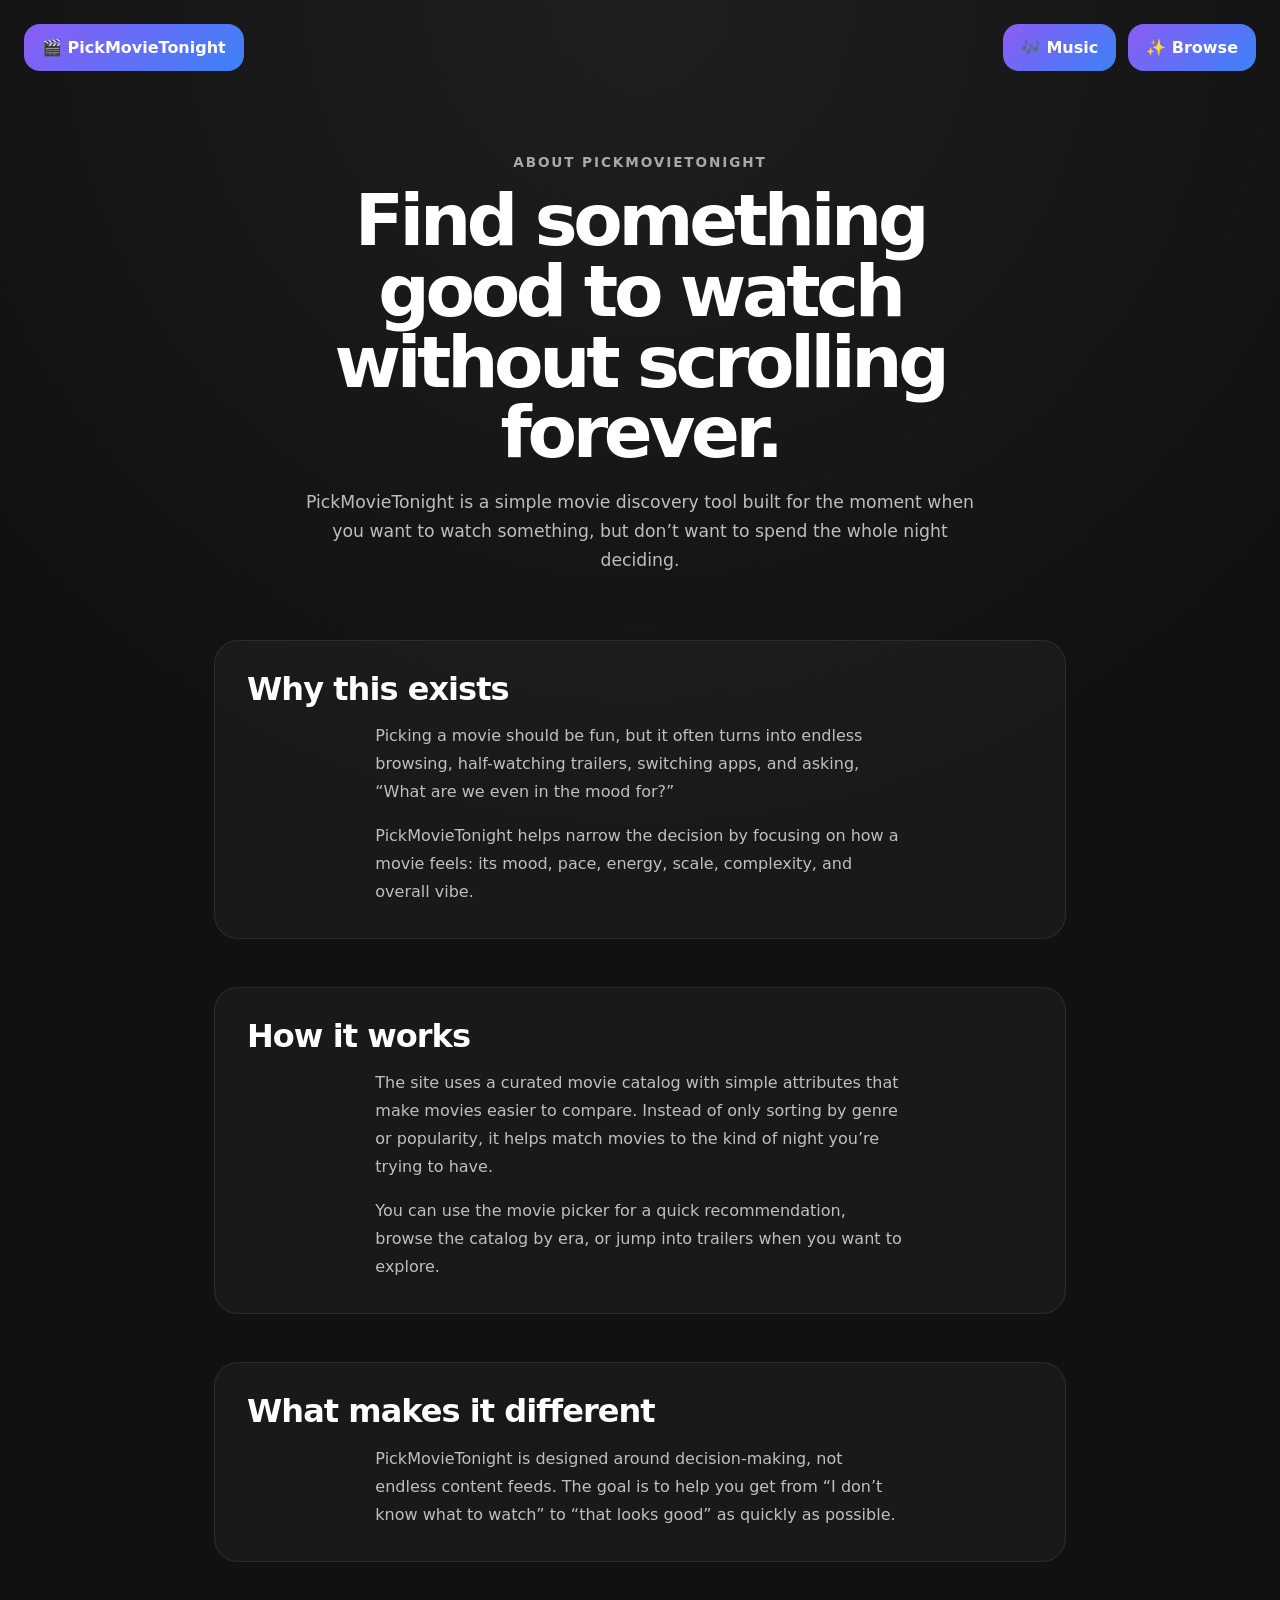
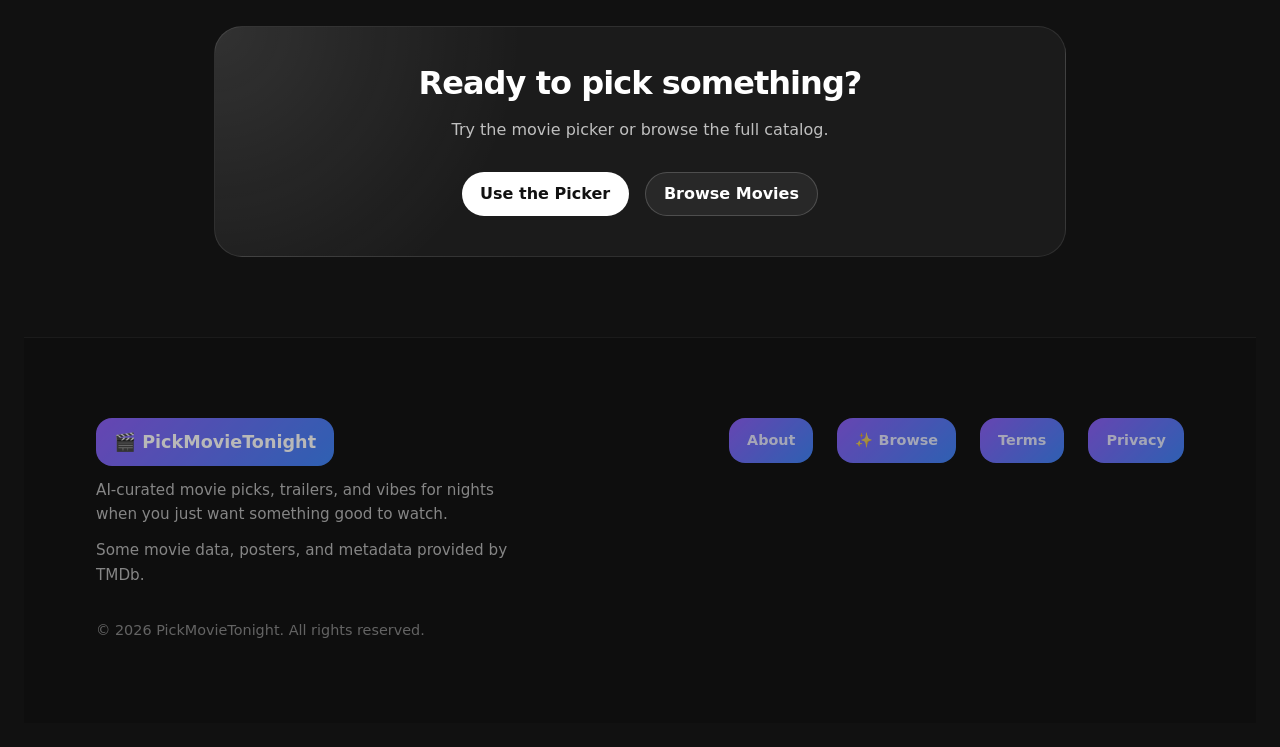
<file: about.html>
<!DOCTYPE html>
<html lang="en">

<head>
    <!-- Google tag (gtag.js) -->
    <script async src="https://www.googletagmanager.com/gtag/js?id=G-D3JFX3KLMN"></script>
    <script>
        window.dataLayer = window.dataLayer || [];
        function gtag() { dataLayer.push(arguments); }
        gtag('js', new Date());

        gtag('config', 'G-D3JFX3KLMN');
    </script>

    <meta charset="UTF-8" />
    <meta name="viewport" content="width=device-width, initial-scale=1.0" />

    <title>About — PickMovieTonight</title>

    <meta name="description"
        content="Learn about PickMovieTonight, a lightweight movie discovery tool built to help you quickly find something worth watching based on mood, pacing, energy, and vibe.">

    <meta name="robots" content="index, follow">
    <meta name="theme-color" content="#111111">
    <meta name="author" content="PickMovieTonight">

    <!-- Canonical -->
    <link rel="canonical" href="https://pickmovietonight.com/about.html">

    <!-- Favicons -->
    <link rel="icon" type="image/png" href="/favicon-96x96.png" sizes="96x96" />
    <link rel="icon" type="image/svg+xml" href="/favicon.svg" />
    <link rel="shortcut icon" href="/favicon.ico" />
    <link rel="apple-touch-icon" sizes="180x180" href="/apple-touch-icon.png" />
    <link rel="manifest" href="/site.webmanifest" />

    <!-- Open Graph -->
    <meta property="og:type" content="website">
    <meta property="og:title" content="About — PickMovieTonight">
    <meta property="og:description"
        content="Learn how PickMovieTonight helps you quickly find something good to watch without endless scrolling.">
    <meta property="og:url" content="https://pickmovietonight.com/about.html">
    <meta property="og:site_name" content="PickMovieTonight">
    <meta property="og:image" content="https://pickmovietonight.com/social-card.jpg">
    <meta property="og:image:width" content="1200">
    <meta property="og:image:height" content="630">

    <!-- Twitter -->
    <meta name="twitter:card" content="summary_large_image">
    <meta name="twitter:title" content="About — PickMovieTonight">
    <meta name="twitter:description"
        content="A lightweight movie discovery tool focused on mood, pacing, energy, and vibe.">
    <meta name="twitter:image" content="https://pickmovietonight.com/social-card.jpg">

    <!-- Styles -->
    <link rel="stylesheet" href="styles/main.css?v=1.0.8">
</head>

<body class="about-page">
    <header class="site-header">
        <a href="/" class="site-logo">🎬 PickMovieTonight</a>

        <nav class="site-nav" aria-label="Main navigation">
            <a href="/music/">🎶 Music</a>
            <a href="/browse.html">✨ Browse</a>
        </nav>
    </header>

    <main class="about-main">
        <section class="about-hero">
            <p class="eyebrow">About PickMovieTonight</p>
            <h1>Find something good to watch without scrolling forever.</h1>
            <p class="hero-copy">
                PickMovieTonight is a simple movie discovery tool built for the moment when
                you want to watch something, but don’t want to spend the whole night deciding.
            </p>
        </section>

        <section class="about-section">
            <h2>Why this exists</h2>
            <p>
                Picking a movie should be fun, but it often turns into endless browsing,
                half-watching trailers, switching apps, and asking, “What are we even in the mood for?”
            </p>
            <p>
                PickMovieTonight helps narrow the decision by focusing on how a movie feels:
                its mood, pace, energy, scale, complexity, and overall vibe.
            </p>
        </section>

        <section class="about-section">
            <h2>How it works</h2>
            <p>
                The site uses a curated movie catalog with simple attributes that make movies
                easier to compare. Instead of only sorting by genre or popularity, it helps match
                movies to the kind of night you’re trying to have.
            </p>
            <p>
                You can use the movie picker for a quick recommendation, browse the catalog by
                era, or jump into trailers when you want to explore.
            </p>
        </section>

        <section class="about-section">
            <h2>What makes it different</h2>
            <p>
                PickMovieTonight is designed around decision-making, not endless content feeds.
                The goal is to help you get from “I don’t know what to watch” to “that looks good”
                as quickly as possible.
            </p>
        </section>

        <section class="about-cta">
            <h2>Ready to pick something?</h2>
            <p>Try the movie picker or browse the full catalog.</p>

            <div class="about-actions">
                <a href="/" class="button-primary">Use the Picker</a>
                <a href="/browse.html" class="button-secondary">Browse Movies</a>
            </div>
        </section>
    </main>

    <footer class="site-footer">
        <div class="footer-inner">

            <div class="footer-brand">
                <a href="/" class="footer-logo">🎬 PickMovieTonight</a>

                <p class="footer-description">
                    AI-curated movie picks, trailers, and vibes for nights when
                    you just want something good to watch.
                </p>

                <p class="tmdb-attribution">
                    Some movie data, posters, and metadata provided by TMDb.
                </p>
            </div>

            <nav class="footer-nav" aria-label="Footer navigation">
                <a href="/about.html">About</a>
                <a href="/browse.html">✨ Browse</a>
                <a href="/terms.html">Terms</a>
                <a href="/privacy.html">Privacy</a>
            </nav>

            <div class="footer-meta">
                <p>&copy; 2026 PickMovieTonight. All rights reserved.</p>
            </div>

        </div>
    </footer>
</body>

</html>
</file>
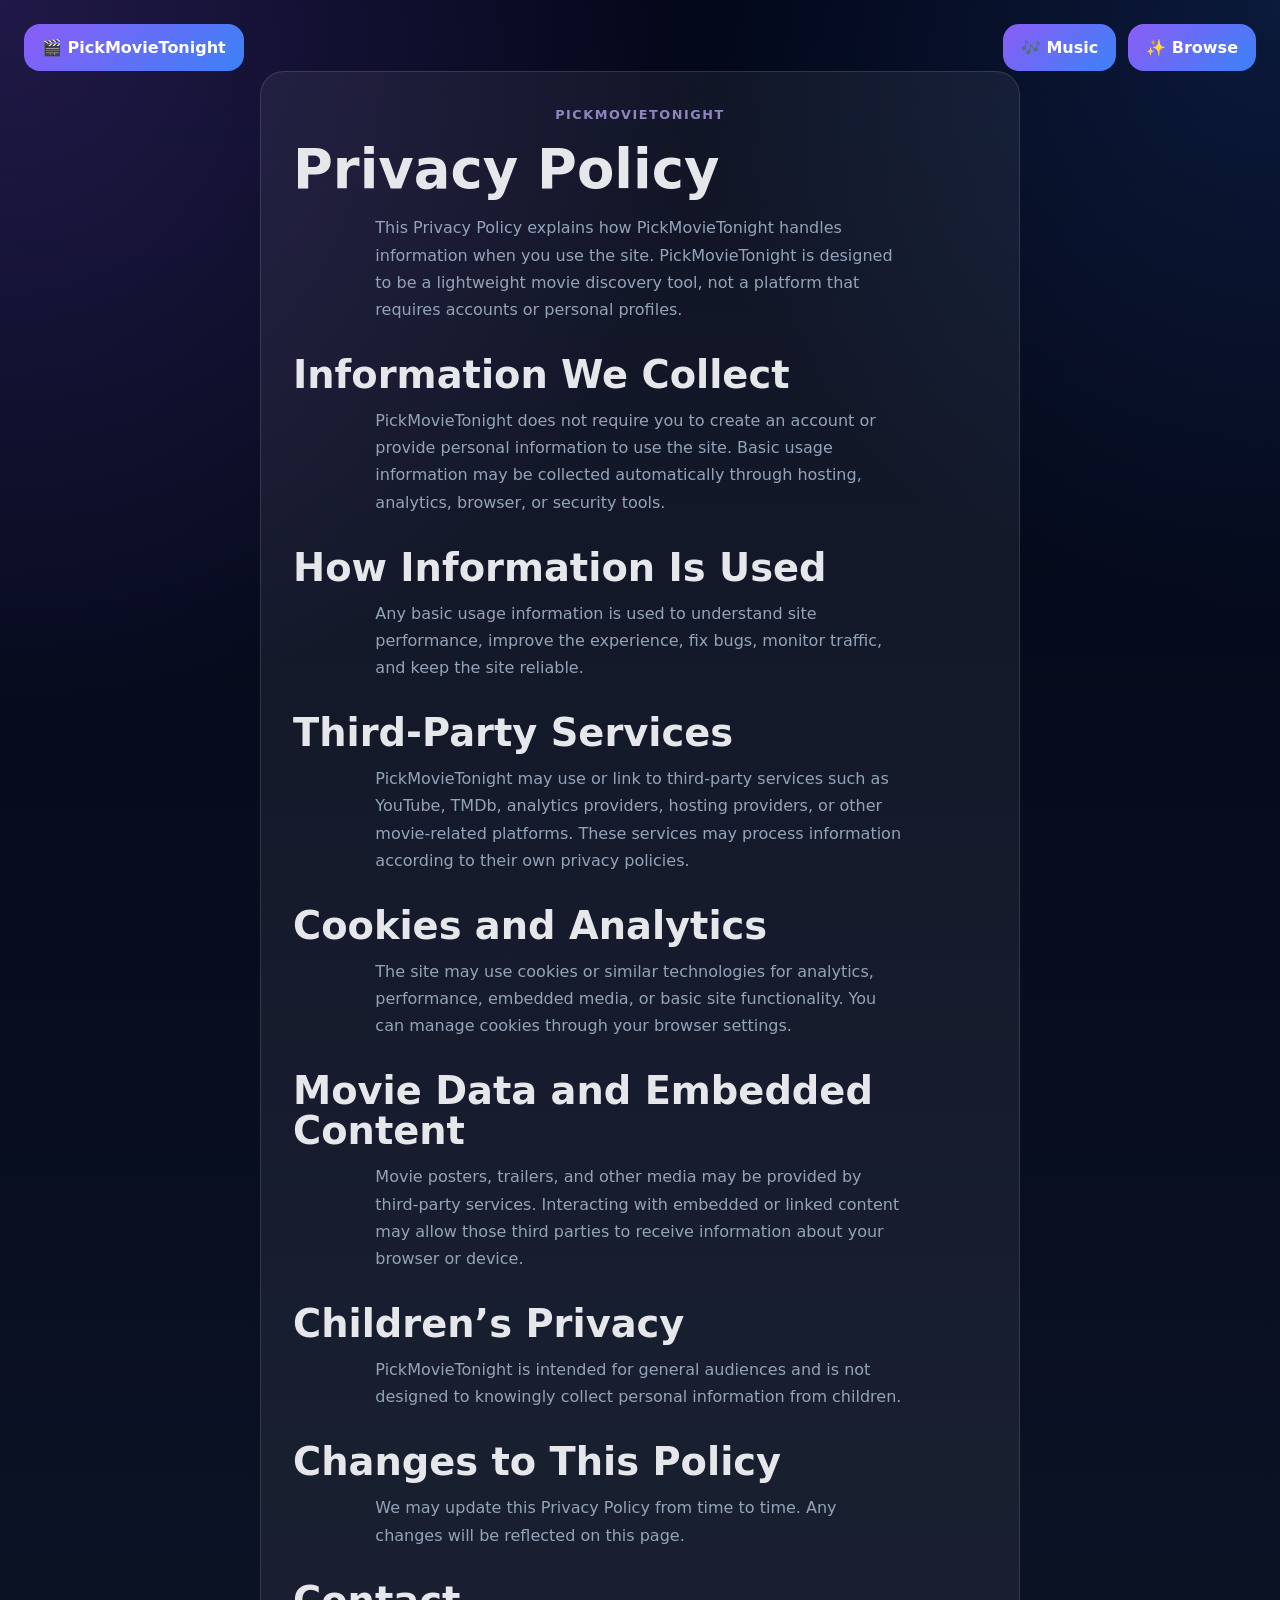
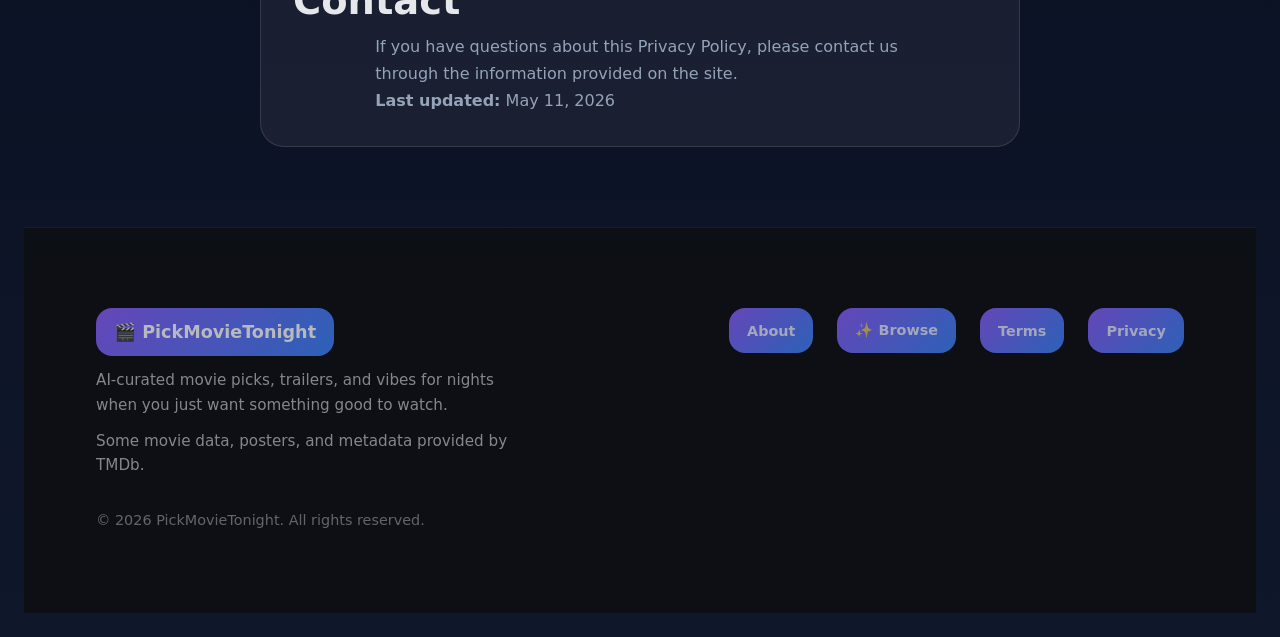
<file: privacy.html>
<!DOCTYPE html>
<html lang="en">

<head>
    <!-- Google tag (gtag.js) -->
    <script async src="https://www.googletagmanager.com/gtag/js?id=G-D3JFX3KLMN"></script>
    <script>
        window.dataLayer = window.dataLayer || [];
        function gtag() { dataLayer.push(arguments); }
        gtag('js', new Date());

        gtag('config', 'G-D3JFX3KLMN');
    </script>

    <meta charset="UTF-8" />
    <meta name="viewport" content="width=device-width, initial-scale=1.0" />

    <title>Privacy Policy — PickMovieTonight</title>

    <meta name="description"
        content="Read the Privacy Policy for PickMovieTonight, a lightweight movie discovery tool focused on helping users quickly find something worth watching.">

    <meta name="robots" content="index, follow">
    <meta name="theme-color" content="#111111">
    <meta name="author" content="PickMovieTonight">

    <!-- Canonical -->
    <link rel="canonical" href="https://pickmovietonight.com/privacy.html">

    <!-- Favicons -->
    <link rel="icon" type="image/png" href="/favicon-96x96.png" sizes="96x96" />
    <link rel="icon" type="image/svg+xml" href="/favicon.svg" />
    <link rel="shortcut icon" href="/favicon.ico" />
    <link rel="apple-touch-icon" sizes="180x180" href="/apple-touch-icon.png" />
    <link rel="manifest" href="/site.webmanifest" />

    <!-- Open Graph -->
    <meta property="og:type" content="website">
    <meta property="og:title" content="Privacy Policy — PickMovieTonight">
    <meta property="og:description"
        content="Learn how PickMovieTonight handles privacy, analytics, cookies, and third-party movie content.">
    <meta property="og:url" content="https://pickmovietonight.com/privacy.html">
    <meta property="og:site_name" content="PickMovieTonight">
    <meta property="og:image" content="https://pickmovietonight.com/social-card.jpg">
    <meta property="og:image:width" content="1200">
    <meta property="og:image:height" content="630">

    <!-- Twitter -->
    <meta name="twitter:card" content="summary_large_image">
    <meta name="twitter:title" content="Privacy Policy — PickMovieTonight">
    <meta name="twitter:description"
        content="Privacy information for PickMovieTonight, a lightweight movie discovery experience built around mood and vibe.">
    <meta name="twitter:image" content="https://pickmovietonight.com/social-card.jpg">

    <!-- Styles -->
    <link rel="stylesheet" href="styles/main.css?v=1.0.8">

    <style>
        .eyebrow {
            text-align: center;
            font-size: 0.8rem;
            letter-spacing: 0.12em;
            text-transform: uppercase;
            opacity: 0.7;
            margin-bottom: 1rem;
        }
    </style>
</head>

<body class="legal-page">
    <header class="site-header">
        <a href="/" class="site-logo">🎬 PickMovieTonight</a>

        <nav class="site-nav" aria-label="Main navigation">
            <a href="/music/">🎶 Music</a>
            <a href="/browse.html">✨ Browse</a>
        </nav>
    </header>

    <main class="legal-page">
        <section class="legal-card">
            <p class="eyebrow">PickMovieTonight</p>
            <h1>Privacy Policy</h1>
            <p>
                This Privacy Policy explains how PickMovieTonight handles information when you use the site.
                PickMovieTonight is designed to be a lightweight movie discovery tool, not a platform that requires
                accounts or personal profiles.
            </p>

            <h2>Information We Collect</h2>
            <p>
                PickMovieTonight does not require you to create an account or provide personal information to use the
                site.
                Basic usage information may be collected automatically through hosting, analytics, browser, or security
                tools.
            </p>

            <h2>How Information Is Used</h2>
            <p>
                Any basic usage information is used to understand site performance, improve the experience, fix bugs,
                monitor traffic, and keep the site reliable.
            </p>

            <h2>Third-Party Services</h2>
            <p>
                PickMovieTonight may use or link to third-party services such as YouTube, TMDb, analytics providers,
                hosting providers, or other movie-related platforms. These services may process information according
                to their own privacy policies.
            </p>

            <h2>Cookies and Analytics</h2>
            <p>
                The site may use cookies or similar technologies for analytics, performance, embedded media,
                or basic site functionality. You can manage cookies through your browser settings.
            </p>

            <h2>Movie Data and Embedded Content</h2>
            <p>
                Movie posters, trailers, and other media may be provided by third-party services. Interacting with
                embedded
                or linked content may allow those third parties to receive information about your browser or device.
            </p>

            <h2>Children’s Privacy</h2>
            <p>
                PickMovieTonight is intended for general audiences and is not designed to knowingly collect personal
                information from children.
            </p>

            <h2>Changes to This Policy</h2>
            <p>
                We may update this Privacy Policy from time to time. Any changes will be reflected on this page.
            </p>

            <h2>Contact</h2>
            <p>
                If you have questions about this Privacy Policy, please contact us through the information provided on
                the site.
            </p>

            <p><strong>Last updated:</strong> May 11, 2026</p>

        </section>
    </main>

    <footer class="site-footer">
        <div class="footer-inner">

            <div class="footer-brand">
                <a href="/" class="footer-logo">🎬 PickMovieTonight</a>

                <p class="footer-description">
                    AI-curated movie picks, trailers, and vibes for nights when
                    you just want something good to watch.
                </p>

                <p class="tmdb-attribution">
                    Some movie data, posters, and metadata provided by TMDb.
                </p>
            </div>

            <nav class="footer-nav" aria-label="Footer navigation">
                <a href="/about.html">About</a>
                <a href="/browse.html">✨ Browse</a>
                <a href="/terms.html">Terms</a>
                <a href="/privacy.html">Privacy</a>
            </nav>

            <div class="footer-meta">
                <p>&copy; 2026 PickMovieTonight. All rights reserved.</p>
            </div>

        </div>
    </footer>
</body>

</html>
</file>
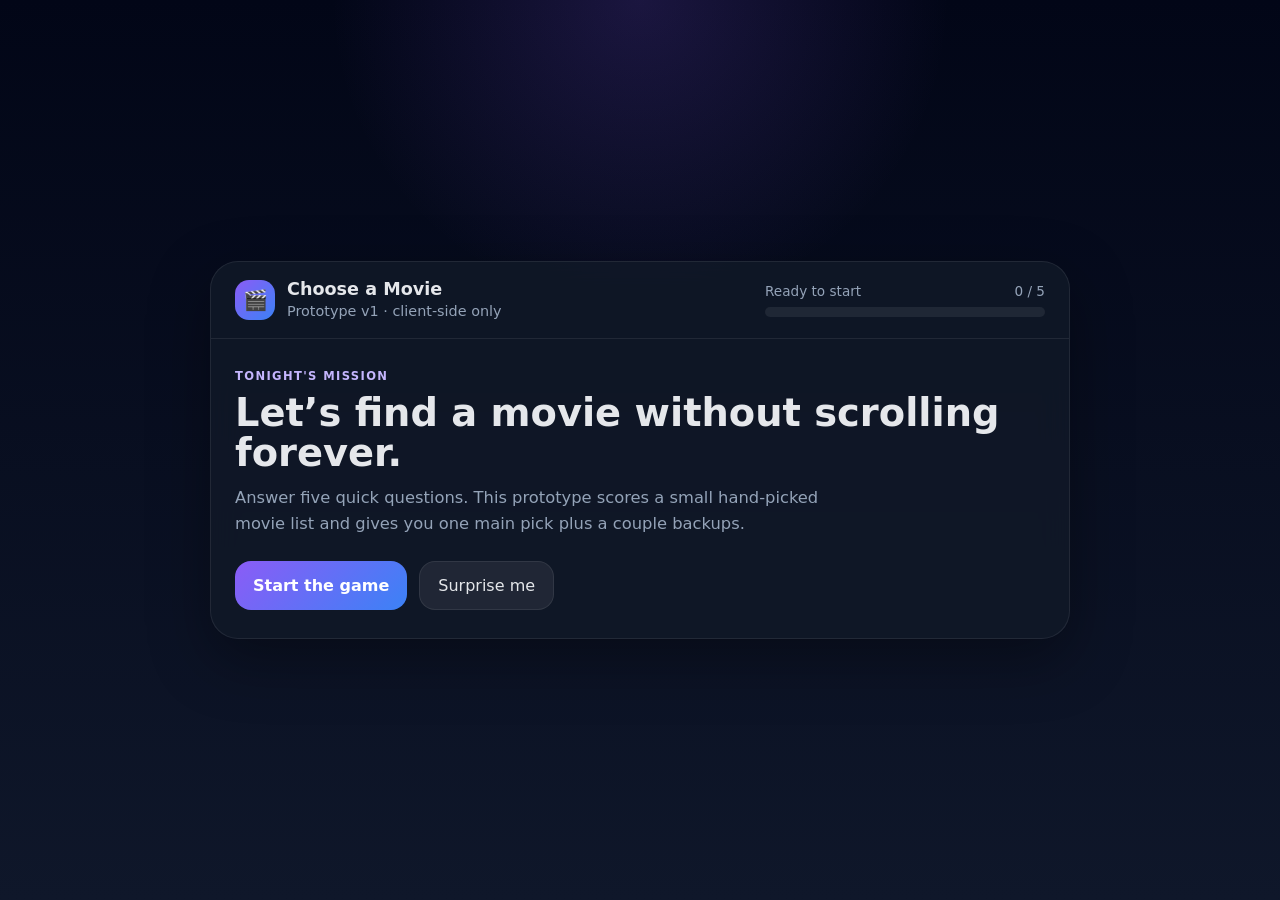
<file: prototype-1.html>
<!DOCTYPE html>
<html lang="en">
<head>
  <meta charset="UTF-8" />
  <meta name="viewport" content="width=device-width, initial-scale=1.0" />
  <title>Choose a Movie</title>
  <style>
    :root {
      --bg: #0f172a;
      --panel: #111827;
      --panel-2: #1f2937;
      --text: #e5e7eb;
      --muted: #94a3b8;
      --accent: #8b5cf6;
      --accent-2: #22c55e;
      --border: rgba(255,255,255,0.08);
      --shadow: 0 20px 60px rgba(0,0,0,0.35);
    }

    * { box-sizing: border-box; }

    body {
      margin: 0;
      font-family: Inter, system-ui, -apple-system, BlinkMacSystemFont, "Segoe UI", sans-serif;
      background:
        radial-gradient(circle at top, rgba(139,92,246,0.18), transparent 28%),
        linear-gradient(180deg, #020617 0%, #0f172a 100%);
      color: var(--text);
      min-height: 100vh;
      display: flex;
      align-items: center;
      justify-content: center;
      padding: 24px;
    }

    .app {
      width: 100%;
      max-width: 860px;
      background: rgba(17,24,39,0.88);
      border: 1px solid var(--border);
      border-radius: 28px;
      box-shadow: var(--shadow);
      overflow: hidden;
      backdrop-filter: blur(16px);
    }

    .topbar {
      padding: 18px 24px;
      border-bottom: 1px solid var(--border);
      display: flex;
      align-items: center;
      justify-content: space-between;
      gap: 16px;
    }

    .brand {
      display: flex;
      align-items: center;
      gap: 12px;
    }

    .badge {
      width: 40px;
      height: 40px;
      border-radius: 14px;
      display: grid;
      place-items: center;
      background: linear-gradient(135deg, var(--accent), #3b82f6);
      font-size: 20px;
    }

    .brand h1 {
      margin: 0;
      font-size: 1.1rem;
      line-height: 1.1;
    }

    .brand p {
      margin: 3px 0 0;
      color: var(--muted);
      font-size: 0.9rem;
    }

    .progress-wrap {
      min-width: 200px;
      flex: 1;
      max-width: 280px;
    }

    .progress-label {
      display: flex;
      justify-content: space-between;
      color: var(--muted);
      font-size: 0.85rem;
      margin-bottom: 8px;
    }

    .progress {
      height: 10px;
      background: rgba(255,255,255,0.07);
      border-radius: 999px;
      overflow: hidden;
    }

    .progress-bar {
      height: 100%;
      width: 0%;
      background: linear-gradient(90deg, var(--accent), #60a5fa);
      transition: width 220ms ease;
    }

    .content {
      padding: 30px 24px 28px;
    }

    .eyebrow {
      color: #c4b5fd;
      text-transform: uppercase;
      letter-spacing: 0.12em;
      font-size: 0.72rem;
      margin-bottom: 10px;
      font-weight: 700;
    }

    h2 {
      margin: 0 0 12px;
      font-size: clamp(1.65rem, 3vw, 2.5rem);
      line-height: 1.05;
    }

    .lead {
      margin: 0;
      color: var(--muted);
      font-size: 1.02rem;
      line-height: 1.6;
      max-width: 58ch;
    }

    .screen { display: none; }
    .screen.active { display: block; }

    .hero-actions,
    .result-actions,
    .secondary-actions {
      display: flex;
      flex-wrap: wrap;
      gap: 12px;
      margin-top: 24px;
    }

    button {
      border: 0;
      border-radius: 16px;
      padding: 14px 18px;
      font: inherit;
      cursor: pointer;
      transition: transform 140ms ease, opacity 140ms ease, background 140ms ease;
    }

    button:hover { transform: translateY(-1px); }
    button:active { transform: translateY(0); }

    .btn-primary {
      background: linear-gradient(135deg, var(--accent), #3b82f6);
      color: white;
      font-weight: 700;
    }

    .btn-secondary {
      background: rgba(255,255,255,0.07);
      color: var(--text);
      border: 1px solid var(--border);
    }

    .question-card,
    .result-card,
    .backup-card {
      background: linear-gradient(180deg, rgba(255,255,255,0.04), rgba(255,255,255,0.02));
      border: 1px solid var(--border);
      border-radius: 24px;
      padding: 22px;
    }

    .question-card { margin-top: 18px; }

    .question-meta {
      color: var(--muted);
      font-size: 0.92rem;
      margin-bottom: 8px;
    }

    .question-title {
      font-size: clamp(1.5rem, 2.8vw, 2.1rem);
      line-height: 1.15;
      margin: 0 0 20px;
    }

    .options {
      display: grid;
      grid-template-columns: repeat(2, minmax(0, 1fr));
      gap: 14px;
    }

    .option {
      text-align: left;
      background: rgba(255,255,255,0.05);
      color: var(--text);
      border: 1px solid transparent;
      min-height: 96px;
      padding: 16px;
      border-radius: 20px;
    }

    .option strong {
      display: block;
      font-size: 1rem;
      margin-bottom: 6px;
    }

    .option span {
      color: var(--muted);
      font-size: 0.92rem;
      line-height: 1.45;
    }

    .option:hover {
      border-color: rgba(139,92,246,0.45);
      background: rgba(139,92,246,0.12);
    }

    .result-grid {
      display: grid;
      grid-template-columns: 1.25fr 0.75fr;
      gap: 18px;
      margin-top: 22px;
    }

    .movie-kicker {
      color: #86efac;
      font-size: 0.78rem;
      text-transform: uppercase;
      letter-spacing: 0.12em;
      font-weight: 700;
      margin-bottom: 8px;
    }

    .movie-title {
      font-size: clamp(1.7rem, 3.4vw, 2.6rem);
      margin: 0 0 10px;
      line-height: 1.05;
    }

    .movie-meta,
    .movie-tags,
    .why-list,
    .backup-list {
      display: flex;
      flex-wrap: wrap;
      gap: 10px;
    }

    .pill {
      display: inline-flex;
      align-items: center;
      gap: 6px;
      padding: 9px 12px;
      border-radius: 999px;
      font-size: 0.88rem;
      color: var(--text);
      background: rgba(255,255,255,0.06);
      border: 1px solid var(--border);
    }

    .why-box {
      margin-top: 18px;
      padding-top: 18px;
      border-top: 1px solid var(--border);
    }

    .why-box h3,
    .backups h3 {
      margin: 0 0 12px;
      font-size: 1rem;
    }

    .why-list {
      gap: 8px;
    }

    .why-item {
      display: inline-flex;
      align-items: center;
      padding: 8px 10px;
      border-radius: 12px;
      background: rgba(34,197,94,0.08);
      border: 1px solid rgba(34,197,94,0.25);
      color: #bbf7d0;
      font-size: 0.9rem;
    }

    .result-description {
      color: var(--muted);
      line-height: 1.65;
      margin: 16px 0 0;
    }

    .backup-list {
      flex-direction: column;
      gap: 12px;
    }

    .backup-card h4 {
      margin: 0 0 6px;
      font-size: 1rem;
    }

    .backup-card p {
      margin: 0;
      color: var(--muted);
      line-height: 1.5;
      font-size: 0.92rem;
    }

    .empty-note {
      margin-top: 16px;
      color: var(--muted);
      font-size: 0.96rem;
      line-height: 1.6;
    }

    @media (max-width: 760px) {
      .topbar {
        flex-direction: column;
        align-items: stretch;
      }

      .progress-wrap {
        max-width: none;
      }

      .options,
      .result-grid {
        grid-template-columns: 1fr;
      }

      .content {
        padding: 22px 18px 22px;
      }
    }
  </style>
</head>
<body>
  <main class="app">
    <div class="topbar">
      <div class="brand">
        <div class="badge">🎬</div>
        <div>
          <h1>Choose a Movie</h1>
          <p>Prototype v1 · client-side only</p>
        </div>
      </div>

      <div class="progress-wrap">
        <div class="progress-label">
          <span id="progressText">Ready to start</span>
          <span id="progressCount">0 / 5</span>
        </div>
        <div class="progress">
          <div class="progress-bar" id="progressBar"></div>
        </div>
      </div>
    </div>

    <div class="content">
      <section id="screenIntro" class="screen active">
        <div class="eyebrow">Tonight's mission</div>
        <h2>Let’s find a movie without scrolling forever.</h2>
        <p class="lead">
          Answer five quick questions. This prototype scores a small hand-picked movie list and gives you one main pick plus a couple backups.
        </p>
        <div class="hero-actions">
          <button class="btn-primary" id="startBtn">Start the game</button>
          <button class="btn-secondary" id="surpriseBtn">Surprise me</button>
        </div>
      </section>

      <section id="screenQuiz" class="screen">
        <div class="question-card">
          <div class="question-meta" id="questionMeta">Question 1 of 5</div>
          <h3 class="question-title" id="questionTitle"></h3>
          <div class="options" id="options"></div>
          <div class="secondary-actions">
            <button class="btn-secondary" id="backBtn">Back</button>
            <button class="btn-secondary" id="restartBtn1">Start over</button>
          </div>
        </div>
      </section>

      <section id="screenResult" class="screen">
        <div class="eyebrow">Recommendation locked</div>
        <h2>Your movie pick is ready.</h2>
        <p class="lead">Not perfect yet — but good enough to prove the concept.</p>

        <div class="result-grid">
          <article class="result-card">
            <div class="movie-kicker">Top pick</div>
            <h3 class="movie-title" id="resultTitle"></h3>
            <div class="movie-meta" id="resultMeta"></div>
            <div class="movie-tags" id="resultTags" style="margin-top: 12px;"></div>
            <p class="result-description" id="resultDescription"></p>

            <div class="why-box">
              <h3>Why this matched</h3>
              <div class="why-list" id="whyList"></div>
            </div>

            <div class="result-actions">
              <button class="btn-primary" id="shuffleBtn">Give me another pick</button>
              <button class="btn-secondary" id="restartBtn2">Play again</button>
            </div>
          </article>

          <aside class="backups">
            <div class="result-card">
              <h3>Backup choices</h3>
              <div class="backup-list" id="backupList"></div>
              <p class="empty-note">This area can later become posters, trailers, or streaming links.</p>
            </div>
          </aside>
        </div>
      </section>
    </div>
  </main>

  <script>
    const movies = [
      {
        title: "Inception",
        year: 2010,
        genres: ["Sci-Fi", "Thriller"],
        mood: "serious",
        energy: "high",
        complexity: "high",
        scale: "big",
        pace: "fast",
        runtime: 148,
        familySafe: false,
        description: "A slick, dream-layered sci-fi thriller that rewards attention and hits with real scale.",
      },
      {
        title: "The Dark Knight",
        year: 2008,
        genres: ["Action", "Crime"],
        mood: "serious",
        energy: "high",
        complexity: "medium",
        scale: "big",
        pace: "fast",
        runtime: 152,
        familySafe: false,
        description: "A huge, intense crime blockbuster with momentum, pressure, and iconic set pieces.",
      },
      {
        title: "Interstellar",
        year: 2014,
        genres: ["Sci-Fi", "Drama"],
        mood: "emotional",
        energy: "medium",
        complexity: "high",
        scale: "big",
        pace: "medium",
        runtime: 169,
        familySafe: true,
        description: "Big-screen sci-fi with cosmic ideas, emotional stakes, and a sweeping feel.",
      },
      {
        title: "Tenet",
        year: 2020,
        genres: ["Sci-Fi", "Action"],
        mood: "serious",
        energy: "high",
        complexity: "high",
        scale: "big",
        pace: "fast",
        runtime: 150,
        familySafe: false,
        description: "A bold, high-speed puzzle-box movie built for nights when you want to lean in.",
      },
      {
        title: "The Social Network",
        year: 2010,
        genres: ["Drama"],
        mood: "smart",
        energy: "medium",
        complexity: "medium",
        scale: "small",
        pace: "fast",
        runtime: 120,
        familySafe: false,
        description: "Sharp, fast, and highly rewatchable — more electric than its premise sounds.",
      },
      {
        title: "Knives Out",
        year: 2019,
        genres: ["Mystery", "Comedy"],
        mood: "fun",
        energy: "medium",
        complexity: "medium",
        scale: "small",
        pace: "medium",
        runtime: 130,
        familySafe: true,
        description: "Clever, playful, and super watchable — a crowd-pleasing mystery with personality.",
      },
      {
        title: "The Intern",
        year: 2015,
        genres: ["Comedy", "Drama"],
        mood: "warm",
        energy: "low",
        complexity: "low",
        scale: "small",
        pace: "slow",
        runtime: 121,
        familySafe: true,
        description: "An easy, comforting watch with heart, charm, and very low friction.",
      },
      {
        title: "Palm Springs",
        year: 2020,
        genres: ["Comedy", "Romance", "Sci-Fi"],
        mood: "fun",
        energy: "medium",
        complexity: "low",
        scale: "small",
        pace: "fast",
        runtime: 90,
        familySafe: false,
        description: "Funny, light, and quick — ideal when you want something clever without heaviness.",
      },
      {
        title: "Edge of Tomorrow",
        year: 2014,
        genres: ["Sci-Fi", "Action"],
        mood: "fun",
        energy: "high",
        complexity: "medium",
        scale: "big",
        pace: "fast",
        runtime: 113,
        familySafe: false,
        description: "A highly entertaining action-sci-fi loop movie with strong pace and replay value.",
      },
      {
        title: "Arrival",
        year: 2016,
        genres: ["Sci-Fi", "Drama"],
        mood: "emotional",
        energy: "low",
        complexity: "high",
        scale: "small",
        pace: "slow",
        runtime: 116,
        familySafe: true,
        description: "Quiet, thoughtful sci-fi that lands emotionally and leaves you thinking after it ends.",
      },
      {
        title: "Mission: Impossible – Fallout",
        year: 2018,
        genres: ["Action", "Thriller"],
        mood: "fun",
        energy: "high",
        complexity: "low",
        scale: "big",
        pace: "fast",
        runtime: 147,
        familySafe: false,
        description: "An ultra-reliable blockbuster pick when you want pure momentum and spectacle.",
      },
      {
        title: "The Truman Show",
        year: 1998,
        genres: ["Drama", "Comedy"],
        mood: "smart",
        energy: "low",
        complexity: "medium",
        scale: "small",
        pace: "medium",
        runtime: 103,
        familySafe: true,
        description: "Accessible, thoughtful, and full of big ideas without feeling hard to watch.",
      }
    ];

    const questions = [
      {
        id: "energy",
        text: "What kind of energy do you want tonight?",
        options: [
          { label: "High energy", hint: "Intense, fast, and gripping.", weights: { energy: "high" } },
          { label: "Middle lane", hint: "Balanced and easy to settle into.", weights: { energy: "medium" } },
          { label: "Low-key", hint: "Gentle, calmer, less demanding.", weights: { energy: "low" } },
          { label: "No preference", hint: "Keep this category flexible.", weights: {} }
        ]
      },
      {
        id: "complexity",
        text: "Do you want something straightforward or something to think about?",
        options: [
          { label: "Puzzle-box me", hint: "I want something layered or mind-bending.", weights: { complexity: "high" } },
          { label: "Some depth", hint: "Smart, but still easy enough to follow.", weights: { complexity: "medium" } },
          { label: "Keep it simple", hint: "I don't want homework tonight.", weights: { complexity: "low" } },
          { label: "Open to anything", hint: "Don't weigh this too heavily.", weights: {} }
        ]
      },
      {
        id: "mood",
        text: "What overall vibe sounds best?",
        options: [
          { label: "Serious / intense", hint: "Dark, tense, focused.", weights: { mood: "serious" } },
          { label: "Fun / playful", hint: "Entertaining, stylish, lighter.", weights: { mood: "fun" } },
          { label: "Warm / comforting", hint: "Soft landing kind of movie.", weights: { mood: "warm" } },
          { label: "Smart / emotional", hint: "Thoughtful or moving.", weights: { mood: ["smart", "emotional"] } }
        ]
      },
      {
        id: "scale",
        text: "Do you want a big spectacle or a smaller story?",
        options: [
          { label: "Go big", hint: "Cinematic scale, action, size.", weights: { scale: "big" } },
          { label: "Smaller and tighter", hint: "Character-driven or concept-driven.", weights: { scale: "small" } },
          { label: "Either works", hint: "Don't filter much here.", weights: {} },
          { label: "Surprise me", hint: "Give the algorithm room.", weights: {} }
        ]
      },
      {
        id: "pace",
        text: "How quickly do you want it to move?",
        options: [
          { label: "Fast", hint: "Keep things moving.", weights: { pace: "fast" } },
          { label: "Medium", hint: "Steady and balanced.", weights: { pace: "medium" } },
          { label: "Slow burn", hint: "Patient and atmospheric.", weights: { pace: "slow" } },
          { label: "Any pace", hint: "No strong preference.", weights: {} }
        ]
      }
    ];

    const state = {
      currentQuestion: 0,
      answers: []
    };

    const els = {
      screenIntro: document.getElementById("screenIntro"),
      screenQuiz: document.getElementById("screenQuiz"),
      screenResult: document.getElementById("screenResult"),
      startBtn: document.getElementById("startBtn"),
      surpriseBtn: document.getElementById("surpriseBtn"),
      backBtn: document.getElementById("backBtn"),
      restartBtn1: document.getElementById("restartBtn1"),
      restartBtn2: document.getElementById("restartBtn2"),
      shuffleBtn: document.getElementById("shuffleBtn"),
      questionMeta: document.getElementById("questionMeta"),
      questionTitle: document.getElementById("questionTitle"),
      options: document.getElementById("options"),
      progressText: document.getElementById("progressText"),
      progressCount: document.getElementById("progressCount"),
      progressBar: document.getElementById("progressBar"),
      resultTitle: document.getElementById("resultTitle"),
      resultMeta: document.getElementById("resultMeta"),
      resultTags: document.getElementById("resultTags"),
      resultDescription: document.getElementById("resultDescription"),
      whyList: document.getElementById("whyList"),
      backupList: document.getElementById("backupList")
    };

    function showScreen(name) {
      [els.screenIntro, els.screenQuiz, els.screenResult].forEach(el => el.classList.remove("active"));
      name.classList.add("active");
    }

    function updateProgress() {
      const total = questions.length;
      const current = Math.min(state.answers.length, total);
      els.progressCount.textContent = `${current} / ${total}`;
      els.progressBar.style.width = `${(current / total) * 100}%`;

      if (els.screenIntro.classList.contains("active")) {
        els.progressText.textContent = "Ready to start";
      } else if (els.screenQuiz.classList.contains("active")) {
        els.progressText.textContent = `Question ${state.currentQuestion + 1}`;
      } else {
        els.progressText.textContent = "Recommendation ready";
      }
    }

    function startQuiz() {
      state.currentQuestion = 0;
      state.answers = [];
      renderQuestion();
      showScreen(els.screenQuiz);
      updateProgress();
    }

    function restartQuiz() {
      state.currentQuestion = 0;
      state.answers = [];
      showScreen(els.screenIntro);
      updateProgress();
    }

    function renderQuestion() {
      const q = questions[state.currentQuestion];
      els.questionMeta.textContent = `Question ${state.currentQuestion + 1} of ${questions.length}`;
      els.questionTitle.textContent = q.text;
      els.options.innerHTML = "";

      q.options.forEach((option, index) => {
        const btn = document.createElement("button");
        btn.className = "option";
        btn.innerHTML = `<strong>${option.label}</strong><span>${option.hint}</span>`;
        btn.addEventListener("click", () => chooseOption(index));
        els.options.appendChild(btn);
      });

      els.backBtn.style.visibility = state.currentQuestion === 0 ? "hidden" : "visible";
    }

    function chooseOption(optionIndex) {
      state.answers[state.currentQuestion] = optionIndex;

      if (state.currentQuestion < questions.length - 1) {
        state.currentQuestion += 1;
        renderQuestion();
        updateProgress();
      } else {
        renderResults();
      }
    }

    function goBack() {
      if (state.currentQuestion > 0) {
        state.currentQuestion -= 1;
        renderQuestion();
        updateProgress();
      }
    }

    function scoreMovies() {
      const chosenOptions = state.answers.map((answerIndex, questionIndex) => {
        return questions[questionIndex].options[answerIndex];
      });

      const scored = movies.map(movie => {
        let score = 0;
        const reasons = [];

        chosenOptions.forEach((option, i) => {
          const weights = option?.weights || {};

          Object.entries(weights).forEach(([key, desired]) => {
            if (!desired) return;

            const actual = movie[key];
            const matches = Array.isArray(desired)
              ? desired.includes(actual)
              : actual === desired;

            if (matches) {
              score += 3;
              reasons.push(`${labelForKey(key)} matched ${labelForValue(actual)}`);
            }
          });
        });

        if (movie.runtime <= 110) {
          score += 0.4;
        }

        score += Math.random() * 0.35;

        return { ...movie, score, reasons };
      });

      scored.sort((a, b) => b.score - a.score);
      return scored;
    }

    function labelForKey(key) {
      const labels = {
        mood: "vibe",
        energy: "energy",
        complexity: "complexity",
        scale: "scale",
        pace: "pace"
      };
      return labels[key] || key;
    }

    function labelForValue(value) {
      const labels = {
        high: "high",
        medium: "medium",
        low: "low",
        serious: "serious",
        fun: "fun",
        warm: "warm",
        smart: "smart",
        emotional: "emotional",
        big: "big",
        small: "small",
        fast: "fast",
        slow: "slow"
      };
      return labels[value] || value;
    }

    function renderResults() {
      const ranked = scoreMovies();
      const winner = ranked[0];
      const backups = ranked.slice(1, 3);

      els.resultTitle.textContent = `${winner.title} (${winner.year})`;
      els.resultDescription.textContent = winner.description;

      els.resultMeta.innerHTML = "";
      [
        `${winner.runtime} min`,
        winner.energy + " energy",
        winner.complexity + " complexity"
      ].forEach(text => {
        const el = document.createElement("span");
        el.className = "pill";
        el.textContent = text;
        els.resultMeta.appendChild(el);
      });

      els.resultTags.innerHTML = "";
      winner.genres.concat([winner.mood, winner.scale]).forEach(tag => {
        const el = document.createElement("span");
        el.className = "pill";
        el.textContent = tag;
        els.resultTags.appendChild(el);
      });

      els.whyList.innerHTML = "";
      const uniqueReasons = [...new Set(winner.reasons)].slice(0, 5);
      (uniqueReasons.length ? uniqueReasons : ["Strong overall score across your answers"]).forEach(reason => {
        const el = document.createElement("div");
        el.className = "why-item";
        el.textContent = reason;
        els.whyList.appendChild(el);
      });

      els.backupList.innerHTML = "";
      backups.forEach(movie => {
        const card = document.createElement("div");
        card.className = "backup-card";
        card.innerHTML = `
          <h4>${movie.title} (${movie.year})</h4>
          <p>${movie.genres.join(" · ")} · ${movie.description}</p>
        `;
        els.backupList.appendChild(card);
      });

      showScreen(els.screenResult);
      updateProgress();
    }

    function surpriseMe() {
      state.answers = questions.map(q => {
        const randomIndex = Math.floor(Math.random() * q.options.length);
        return randomIndex;
      });
      renderResults();
    }

    function reshuffleTopPick() {
      const ranked = scoreMovies();
      const pool = ranked.slice(0, 4);
      const altWinner = pool[Math.floor(Math.random() * pool.length)];
      const backups = ranked.filter(movie => movie.title !== altWinner.title).slice(0, 2);

      els.resultTitle.textContent = `${altWinner.title} (${altWinner.year})`;
      els.resultDescription.textContent = altWinner.description;

      els.resultMeta.innerHTML = "";
      [`${altWinner.runtime} min`, altWinner.energy + " energy", altWinner.complexity + " complexity"].forEach(text => {
        const el = document.createElement("span");
        el.className = "pill";
        el.textContent = text;
        els.resultMeta.appendChild(el);
      });

      els.resultTags.innerHTML = "";
      altWinner.genres.concat([altWinner.mood, altWinner.scale]).forEach(tag => {
        const el = document.createElement("span");
        el.className = "pill";
        el.textContent = tag;
        els.resultTags.appendChild(el);
      });

      els.whyList.innerHTML = "";
      const uniqueReasons = [...new Set(altWinner.reasons)].slice(0, 5);
      (uniqueReasons.length ? uniqueReasons : ["Strong overall score across your answers"]).forEach(reason => {
        const el = document.createElement("div");
        el.className = "why-item";
        el.textContent = reason;
        els.whyList.appendChild(el);
      });

      els.backupList.innerHTML = "";
      backups.forEach(movie => {
        const card = document.createElement("div");
        card.className = "backup-card";
        card.innerHTML = `
          <h4>${movie.title} (${movie.year})</h4>
          <p>${movie.genres.join(" · ")} · ${movie.description}</p>
        `;
        els.backupList.appendChild(card);
      });
    }

    els.startBtn.addEventListener("click", startQuiz);
    els.surpriseBtn.addEventListener("click", surpriseMe);
    els.backBtn.addEventListener("click", goBack);
    els.restartBtn1.addEventListener("click", restartQuiz);
    els.restartBtn2.addEventListener("click", restartQuiz);
    els.shuffleBtn.addEventListener("click", reshuffleTopPick);

    updateProgress();
  </script>
</body>
</html>
</file>
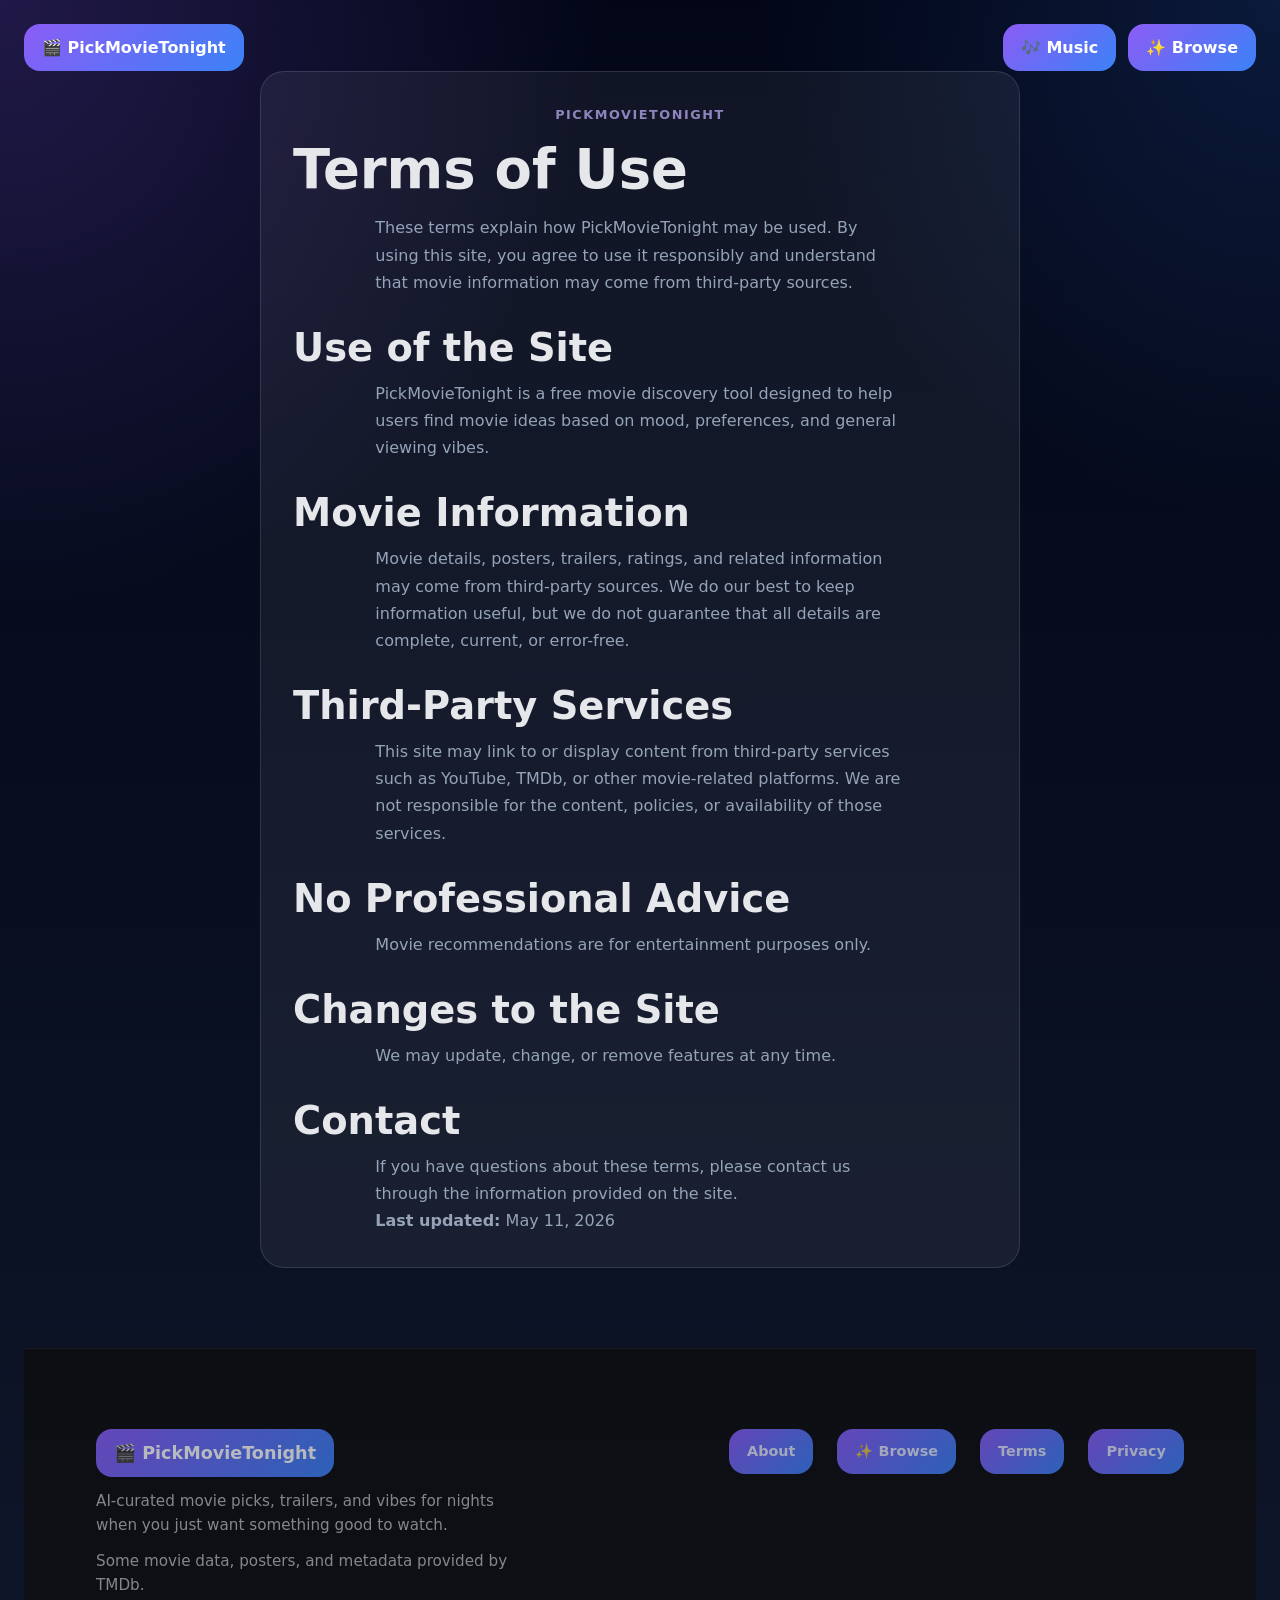
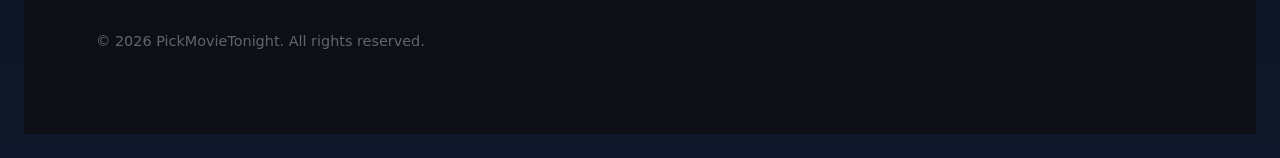
<file: terms.html>
<!DOCTYPE html>
<html lang="en">

<head>
    <!-- Google tag (gtag.js) -->
    <script async src="https://www.googletagmanager.com/gtag/js?id=G-D3JFX3KLMN"></script>
    <script>
        window.dataLayer = window.dataLayer || [];
        function gtag() { dataLayer.push(arguments); }
        gtag('js', new Date());

        gtag('config', 'G-D3JFX3KLMN');
    </script>
    
    <meta charset="UTF-8" />
    <meta name="viewport" content="width=device-width, initial-scale=1.0" />

    <title>Terms of Use — PickMovieTonight</title>

    <meta name="description"
        content="Read the Terms of Use for PickMovieTonight, a lightweight movie discovery tool designed to help users quickly find movies based on mood, pacing, energy, and vibe.">

    <meta name="robots" content="index, follow">
    <meta name="theme-color" content="#111111">
    <meta name="author" content="PickMovieTonight">

    <!-- Canonical -->
    <link rel="canonical" href="https://pickmovietonight.com/terms.html">

    <!-- Favicons -->
    <link rel="icon" type="image/png" href="/favicon-96x96.png" sizes="96x96" />
    <link rel="icon" type="image/svg+xml" href="/favicon.svg" />
    <link rel="shortcut icon" href="/favicon.ico" />
    <link rel="apple-touch-icon" sizes="180x180" href="/apple-touch-icon.png" />
    <link rel="manifest" href="/site.webmanifest" />

    <!-- Open Graph -->
    <meta property="og:type" content="website">
    <meta property="og:title" content="Terms of Use — PickMovieTonight">
    <meta property="og:description"
        content="Read the Terms of Use for PickMovieTonight and learn how the site and third-party movie content may be used.">
    <meta property="og:url" content="https://pickmovietonight.com/terms.html">
    <meta property="og:site_name" content="PickMovieTonight">
    <meta property="og:image" content="https://pickmovietonight.com/social-card.jpg">
    <meta property="og:image:width" content="1200">
    <meta property="og:image:height" content="630">

    <!-- Twitter -->
    <meta name="twitter:card" content="summary_large_image">
    <meta name="twitter:title" content="Terms of Use — PickMovieTonight">
    <meta name="twitter:description"
        content="Terms of Use for PickMovieTonight, a lightweight movie discovery experience built around mood and vibe.">
    <meta name="twitter:image" content="https://pickmovietonight.com/social-card.jpg">

    <!-- Styles -->
    <link rel="stylesheet" href="styles/main.css?v=1.0.8">

    <style>
        .eyebrow {
            text-align: center;
            font-size: 0.8rem;
            letter-spacing: 0.12em;
            text-transform: uppercase;
            opacity: 0.7;
            margin-bottom: 1rem;
        }
    </style>
</head>

<body class="legal-page">
    <header class="site-header">
        <a href="/" class="site-logo">🎬 PickMovieTonight</a>

        <nav class="site-nav" aria-label="Main navigation">
            <a href="/music/">🎶 Music</a>
            <a href="/browse.html">✨ Browse</a>
        </nav>
    </header>

    <main class="legal-page">
        <section class="legal-card">
            <p class="eyebrow">PickMovieTonight</p>
            <h1>Terms of Use</h1>
            <p>
                These terms explain how PickMovieTonight may be used. By using this site,
                you agree to use it responsibly and understand that movie information may
                come from third-party sources.
            </p>

            <h2>Use of the Site</h2>
            <p>PickMovieTonight is a free movie discovery tool designed to help users find movie ideas based on mood,
                preferences, and general viewing vibes.</p>

            <h2>Movie Information</h2>
            <p>Movie details, posters, trailers, ratings, and related information may come from third-party sources. We
                do our best to keep information useful, but we do not guarantee that all details are complete, current,
                or error-free.</p>

            <h2>Third-Party Services</h2>
            <p>This site may link to or display content from third-party services such as YouTube, TMDb, or other
                movie-related platforms. We are not responsible for the content, policies, or availability of those
                services.</p>

            <h2>No Professional Advice</h2>
            <p>Movie recommendations are for entertainment purposes only.</p>

            <h2>Changes to the Site</h2>
            <p>We may update, change, or remove features at any time.</p>

            <h2>Contact</h2>
            <p>If you have questions about these terms, please contact us through the information provided on the site.
            </p>

            <p><strong>Last updated:</strong> May 11, 2026</p>


        </section>
    </main>

    <footer class="site-footer">
        <div class="footer-inner">

            <div class="footer-brand">
                <a href="/" class="footer-logo">🎬 PickMovieTonight</a>

                <p class="footer-description">
                    AI-curated movie picks, trailers, and vibes for nights when
                    you just want something good to watch.
                </p>

                <p class="tmdb-attribution">
                    Some movie data, posters, and metadata provided by TMDb.
                </p>
            </div>

            <nav class="footer-nav" aria-label="Footer navigation">
                <a href="/about.html">About</a>
                <a href="/browse.html">✨ Browse</a>
                <a href="/terms.html">Terms</a>
                <a href="/privacy.html">Privacy</a>
            </nav>

            <div class="footer-meta">
                <p>&copy; 2026 PickMovieTonight. All rights reserved.</p>
            </div>

        </div>
    </footer>
</body>

</html>
</file>
<file: styles/main.css>
:root {
    --bg-1: #020617;
    --bg-2: #0f172a;
    --panel: rgba(15, 23, 42, 0.82);
    --panel-2: rgba(30, 41, 59, 0.72);
    --text: #e5e7eb;
    --muted: #94a3b8;
    --line: rgba(255, 255, 255, 0.08);
    --accent: #8b5cf6;
    --accent-2: #3b82f6;
    --good: #22c55e;
    --shadow: 0 24px 70px rgba(0, 0, 0, 0.35);
}

* {
    box-sizing: border-box;
}

body {
    margin: 0;
    min-height: 100vh;
    font-family: Inter, system-ui, -apple-system, BlinkMacSystemFont, "Segoe UI", sans-serif;
    color: var(--text);
    background:
        radial-gradient(circle at top left, rgba(139, 92, 246, 0.22), transparent 28%),
        radial-gradient(circle at top right, rgba(59, 130, 246, 0.16), transparent 24%),
        linear-gradient(180deg, var(--bg-1) 0%, var(--bg-2) 100%);
    display: flex;
    align-items: center;
    justify-content: center;
    padding: 24px;
}

/* Accessible keyboard focus ring */
:focus-visible {
    outline: 3px solid #8b5cf6;
    outline-offset: 3px;
    border-radius: 12px;
}

/* Slightly stronger focus for buttons/interactive elements */
button:focus-visible,
a:focus-visible,
.choice-card:focus-visible {
    box-shadow:
        0 0 0 3px rgba(139, 92, 246, 0.35),
        0 0 0 6px rgba(59, 130, 246, 0.18);
}

.site-logo {
    font-weight: 800;
    text-decoration: none;
}

.site-nav {
    display: flex;
    gap: 1rem;
}

.site-nav a {
    text-decoration: none;
}


.site-footer {
    padding: 2rem clamp(1rem, 4vw, 3rem);
    opacity: 0.7;
    font-size: 0.9rem;
}

.app {
    width: 100%;
    max-width: 980px;
    border-radius: 30px;
    overflow: hidden;
    background: var(--panel);
    border: 1px solid var(--line);
    backdrop-filter: blur(18px);
    box-shadow: var(--shadow);
}

.topbar {
    display: flex;
    align-items: center;
    justify-content: space-between;
    gap: 18px;
    padding: 18px 22px;
    border-bottom: 1px solid var(--line);
}

.brand {
    display: flex;
    align-items: center;
    gap: 12px;
}

.logo {
    width: 42px;
    height: 42px;
    border-radius: 14px;
    display: grid;
    place-items: center;
    background: linear-gradient(135deg, var(--accent), var(--accent-2));
    font-size: 20px;
}

.brand h1 {
    margin: 0;
    font-size: 1.1rem;
    line-height: 1.1;
}

.brand p {
    margin: 4px 0 0;
    color: var(--muted);
    font-size: 0.9rem;
}

.progress-wrap {
    width: 320px;
    max-width: 100%;
}

.progress-meta {
    display: flex;
    justify-content: space-between;
    gap: 12px;
    font-size: 0.86rem;
    color: var(--muted);
    margin-bottom: 8px;
}

.progress {
    height: 10px;
    border-radius: 999px;
    background: rgba(255, 255, 255, 0.07);
    overflow: hidden;
}

.progress-bar {
    height: 100%;
    width: 0%;
    background: linear-gradient(90deg, var(--accent), var(--accent-2));
    transition: width 180ms ease;
}

.content {
    padding: 28px 22px 24px;
}

.screen {
    display: none;
}

.screen.active {
    display: block;
}

.eyebrow {
    font-size: 0.76rem;
    letter-spacing: 0.12em;
    text-transform: uppercase;
    color: #c4b5fd;
    font-weight: 800;
    margin-bottom: 10px;
}

h2 {
    margin: 0 0 12px;
    font-size: clamp(1.75rem, 3vw, 2.8rem);
    line-height: 1.04;
}

.lead {
    margin: 0;
    max-width: 58ch;
    color: var(--muted);
    line-height: 1.65;
    font-size: 1rem;
}

.actions,
.question-actions,
.result-actions {
    display: flex;
    flex-wrap: wrap;
    gap: 12px;
    margin-top: 24px;
}

button {
    font: inherit;
    border: 0;
    border-radius: 16px;
    padding: 14px 18px;
    cursor: pointer;
    transition: transform 0.14s ease, opacity 0.14s ease, background 0.14s ease;
}

button:hover {
    transform: translateY(-1px);
}

button:active {
    transform: translateY(0);
}

.btn-primary {
    background: linear-gradient(135deg, var(--accent), var(--accent-2));
    color: white;
    font-weight: 800;
}

.btn-secondary {
    background: rgba(255, 255, 255, 0.06);
    color: var(--text);
    border: 1px solid var(--line);
}

.question-shell,
.result-card,
.backup-panel,
.mini-card {
    background: linear-gradient(180deg, rgba(255, 255, 255, 0.045), rgba(255, 255, 255, 0.025));
    border: 1px solid var(--line);
    border-radius: 26px;
}

.question-shell {
    padding: 22px;
}

.question-meta {
    color: var(--muted);
    font-size: 0.92rem;
    margin-bottom: 8px;
}

.question-title {
    margin: 0 0 18px;
    font-size: clamp(1.55rem, 2.8vw, 2.2rem);
    line-height: 1.12;
    max-width: 16ch;
}

.choice-grid {
    display: grid;
    grid-template-columns: repeat(2, minmax(0, 1fr));
    gap: 16px;
}

.choice-card {
    min-height: 240px;
    padding: 22px;
    border-radius: 24px;
    border: 1px solid rgba(255, 255, 255, 0.08);
    background: linear-gradient(180deg, rgba(255, 255, 255, 0.055), rgba(255, 255, 255, 0.025));
    color: var(--text);
    text-align: left;
    position: relative;
    overflow: hidden;
}

.choice-card::before {
    content: "";
    position: absolute;
    inset: 0;
    opacity: 0;
    transition: opacity 160ms ease;
    background: linear-gradient(135deg, rgba(139, 92, 246, 0.14), rgba(59, 130, 246, 0.08));
}

.choice-card:hover::before {
    opacity: 1;
}

.choice-card>* {
    position: relative;
    z-index: 1;
}

.choice-label {
    font-size: 0.84rem;
    text-transform: uppercase;
    letter-spacing: 0.12em;
    color: #cbd5e1;
    margin-bottom: 16px;
    font-weight: 800;
}

.choice-title {
    font-size: clamp(1.35rem, 2.4vw, 1.95rem);
    line-height: 1.05;
    margin: 0 0 12px;
    max-width: 12ch;
}

.choice-text {
    color: var(--muted);
    line-height: 1.6;
    margin: 0;
    max-width: 28ch;
}

.choice-hint {
    margin-top: 18px;
    display: inline-flex;
    padding: 8px 11px;
    border-radius: 999px;
    background: rgba(255, 255, 255, 0.06);
    color: #dbeafe;
    border: 1px solid rgba(255, 255, 255, 0.08);
    font-size: 0.86rem;
}

.result-layout {
    display: grid;
    grid-template-columns: 1.3fr 0.7fr;
    gap: 18px;
    margin-top: 20px;
}

.result-card {
    padding: 22px;
}

.result-kicker {
    color: #86efac;
    font-size: 0.78rem;
    font-weight: 800;
    text-transform: uppercase;
    letter-spacing: 0.12em;
    margin-bottom: 8px;
}

.result-title {
    margin: 0 0 10px;
    font-size: clamp(1.8rem, 3.3vw, 2.7rem);
    line-height: 1.04;
}

.pills,
.why-list {
    display: flex;
    flex-wrap: wrap;
    gap: 10px;
}

.pill {
    display: inline-flex;
    align-items: center;
    padding: 9px 12px;
    border-radius: 999px;
    border: 1px solid var(--line);
    background: rgba(255, 255, 255, 0.055);
    color: var(--text);
    font-size: 0.9rem;
}

.result-description {
    margin: 16px 0 0;
    color: var(--muted);
    line-height: 1.65;
}

.section-title {
    margin: 18px 0 10px;
    font-size: 0.98rem;
}

.why-item {
    display: inline-flex;
    align-items: center;
    padding: 8px 11px;
    border-radius: 12px;
    background: rgba(34, 197, 94, 0.08);
    border: 1px solid rgba(34, 197, 94, 0.24);
    color: #bbf7d0;
    font-size: 0.9rem;
}

.backup-panel {
    padding: 18px;
}

.backup-list {
    display: grid;
    gap: 12px;
}

.mini-card {
    padding: 14px 14px 13px;
}

.mini-card h4 {
    margin: 0 0 6px;
    font-size: 1rem;
}

.mini-card p {
    margin: 0;
    color: var(--muted);
    line-height: 1.55;
    font-size: 0.92rem;
}

.small-note {
    margin-top: 12px;
    color: var(--muted);
    font-size: 0.9rem;
    line-height: 1.55;
}

.reveal {
    display: grid;
    place-items: center;
    min-height: 320px;
    text-align: center;
}

.reveal-card {
    width: 100%;
    max-width: 540px;
    padding: 34px 24px;
    border-radius: 28px;
    border: 1px solid var(--line);
    background: linear-gradient(180deg, rgba(255, 255, 255, 0.05), rgba(255, 255, 255, 0.025));
}

.spinner {
    width: 58px;
    height: 58px;
    border-radius: 50%;
    margin: 0 auto 20px;
    border: 4px solid rgba(255, 255, 255, 0.08);
    border-top-color: #c4b5fd;
    animation: spin 0.9s linear infinite;
}

@keyframes spin {
    to {
        transform: rotate(360deg);
    }
}

@media (max-width: 820px) {
    .topbar {
        flex-direction: column;
        align-items: stretch;
    }

    .choice-grid,
    .result-layout {
        grid-template-columns: 1fr;
    }

    .choice-card {
        min-height: 200px;
    }
}

.trailer-modal {
    position: fixed;
    inset: 0;
    display: none;
    z-index: 9999;
}

.trailer-modal.is-open {
    display: block;
}

.trailer-modal-backdrop {
    position: absolute;
    inset: 0;
    background: rgba(0, 0, 0, 0.78);
    backdrop-filter: blur(3px);
}

.trailer-modal-dialog {
    position: relative;
    width: min(960px, calc(100vw - 32px));
    margin: 5vh auto 0;
    z-index: 2;
}

.trailer-modal-body {
    position: relative;
    width: 100%;
    aspect-ratio: 16 / 9;
    background: #000;
    border-radius: 18px;
    overflow: hidden;
    box-shadow: 0 20px 60px rgba(0, 0, 0, 0.45);
}

.trailer-modal-body iframe {
    width: 100%;
    height: 100%;
    display: block;
}

.trailer-modal-close {
    position: absolute;
    top: -14px;
    right: -14px;
    width: 42px;
    height: 42px;

    display: flex;
    align-items: center;
    justify-content: center;

    border: 0;
    border-radius: 999px;
    background: #fff;
    color: #111;

    font-size: 16px;
    font-weight: 600;
    line-height: 1;

    cursor: pointer;
    z-index: 3;

    box-shadow: 0 8px 24px rgba(0, 0, 0, 0.25);
}

.trailer-modal-close:hover {
    transform: scale(1.05);
}

body.modal-open {
    overflow: hidden;
}

#watch-trailer-btn,
#listen-score-btn {
    border: 0;
    border-radius: 999px;
    padding: 10px 16px;
    cursor: pointer;
    font-weight: 600;
}

.media-modal-title {
    color: white;
    margin: 0 0 12px 0;
    display: flex;
    align-items: center;
    gap: 10px;
}

.media-eq {
    display: none;
    align-items: end;
    gap: 3px;
    height: 16px;
}

.media-eq span {
    display: block;
    width: 4px;
    border-radius: 999px;
    background: #fff;
    transform-origin: bottom;
    animation: eqBounce 0.9s infinite ease-in-out;
}

.media-eq span:nth-child(1) {
    height: 8px;
    animation-delay: 0s;
}

.media-eq span:nth-child(2) {
    height: 14px;
    animation-delay: 0.15s;
}

.media-eq span:nth-child(3) {
    height: 10px;
    animation-delay: 0.3s;
}

.media-eq.is-active {
    display: inline-flex;
}

@keyframes eqBounce {

    0%,
    100% {
        transform: scaleY(0.45);
        opacity: 0.7;
    }

    50% {
        transform: scaleY(1.1);
        opacity: 1;
    }
}

.trailer-modal-dialog.is-score {
    width: min(1200px, calc(100vw - 32px));
    margin-top: 4vh;
}

.trailer-modal-body.is-score {
    aspect-ratio: auto;
    height: min(78vh, 760px);
}


/* Trailer button */
.trailer-btn {
    position: relative;
    display: inline-flex;
    align-items: center;
    gap: 10px;

    padding: 14px 24px;
    border-radius: 14px;

    background: #ffffff;
    color: #111111;

    font-weight: 700;
    text-decoration: none;

    transition:
        transform 0.2s ease,
        box-shadow 0.2s ease,
        background 0.2s ease;

    box-shadow:
        0 0 0 rgba(255, 255, 255, 0),
        0 0 24px rgba(255, 255, 255, 0.08);

    overflow: hidden;
}

/* Soft glow pulse */
.trailer-btn::before {
    content: "";

    position: absolute;
    inset: -2px;

    border-radius: inherit;

    background: radial-gradient(circle,
            rgba(255, 255, 255, 0.28) 0%,
            rgba(255, 255, 255, 0.08) 45%,
            transparent 75%);

    opacity: 0.7;
    z-index: -1;

    animation: trailerGlow 3s ease-in-out infinite;
}

/* Gentle shimmer sweep */
.trailer-btn::after {
    content: "";

    position: absolute;
    top: 0;
    left: -120%;

    width: 60%;
    height: 100%;

    background: linear-gradient(120deg,
            transparent,
            rgba(255, 255, 255, 0.25),
            transparent);

    transform: skewX(-20deg);

    animation: trailerShimmer 4.5s infinite;
}

/* Hover interaction */
.trailer-btn:hover {
    transform: translateY(-2px) scale(1.02);

    box-shadow:
        0 0 18px rgba(255, 255, 255, 0.18),
        0 0 42px rgba(255, 255, 255, 0.10);
}

/* Keyboard accessibility */
.trailer-btn:focus-visible {
    outline: 2px solid rgba(255, 255, 255, 0.9);
    outline-offset: 4px;
}

@keyframes trailerGlow {

    0%,
    100% {
        opacity: 0.45;
        transform: scale(1);
    }

    50% {
        opacity: 0.9;
        transform: scale(1.03);
    }
}

@keyframes trailerShimmer {
    0% {
        left: -120%;
    }

    100% {
        left: 160%;
    }
}

/* Instant Pick button */
.instant-pick-btn {
    position: relative;
    overflow: hidden;

    transition:
        transform 0.2s ease,
        box-shadow 0.2s ease,
        background 0.2s ease;

    box-shadow:
        0 0 12px rgba(255, 255, 255, 0.04);
}

/* Very subtle shimmer */
.instant-pick-btn::after {
    content: "";

    position: absolute;
    top: 0;
    left: -140%;

    width: 50%;
    height: 100%;

    background: linear-gradient(120deg,
            transparent,
            rgba(255, 255, 255, 0.12),
            transparent);

    transform: skewX(-20deg);

    animation: instantPickShimmer 7s linear infinite;
}

/* Soft hover lift */
.instant-pick-btn:hover {
    transform: translateY(-1px);

    box-shadow:
        0 0 18px rgba(255, 255, 255, 0.08);
}

@keyframes instantPickShimmer {
    0% {
        left: -140%;
    }

    100% {
        left: 180%;
    }
}


/* =========
   ERROR PAGES
========= */


.card {
    width: 100%;
    max-width: 720px;
    border-radius: 30px;
    padding: 34px 28px;
    background: var(--panel);
    border: 1px solid var(--line);
    backdrop-filter: blur(18px);
    box-shadow: var(--shadow);
    text-align: center;
}

.logo {
    width: 58px;
    height: 58px;
    margin: 0 auto 18px;
    border-radius: 18px;
    display: grid;
    place-items: center;
    background: linear-gradient(135deg, var(--accent), var(--accent-2));
    font-size: 28px;
}

.eyebrow {
    font-size: 0.76rem;
    letter-spacing: 0.12em;
    text-transform: uppercase;
    color: #c4b5fd;
    font-weight: 800;
    margin-bottom: 10px;
}

h1 {
    margin: 0 0 12px;
    font-size: clamp(2rem, 5vw, 3.4rem);
    line-height: 1.04;
}

p {
    margin: 0 auto;
    max-width: 52ch;
    color: var(--muted);
    line-height: 1.65;
    font-size: 1rem;
}

.actions {
    margin-top: 24px;
}

a {
    display: inline-flex;
    align-items: center;
    justify-content: center;
    text-decoration: none;
    border-radius: 16px;
    padding: 14px 18px;
    background: linear-gradient(135deg, var(--accent), var(--accent-2));
    color: white;
    font-weight: 800;
    transition: transform 0.14s ease;
}

a:hover {
    transform: translateY(-1px);
}

/* =========================
   Home
========================= */

body.home-page {
    display: block;
}

body.home-page main {
    max-width: 1200px;
    margin: 0 auto;
}

body.home-page main {
    max-width: 1200px;
    margin: 0 auto;
    margin-top: 1rem;
    /* padding-top: clamp(2rem, 6vh, 5rem); */
}

.home-picks,
.trailer-history-section,
.song-history-section {
    width: min(100%, 1100px);
    margin: 2rem auto 0;
    padding: 0 1rem 3rem;
}

.home-picks-header {
    display: flex;
    align-items: end;
    justify-content: space-between;
    gap: 1rem;
    margin-bottom: 1rem;
}

.home-picks-header h2 {
    margin: 0.25rem 0;
}

.home-picks-header p {
    margin: 0;
    opacity: 0.75;
}

.section-link {
    white-space: nowrap;
    text-decoration: none;
    font-weight: 700;
}

.home-picks-row {
    display: grid;
    grid-template-columns: repeat(6, minmax(0, 1fr));
    gap: 1rem;
}

.home-picks-row {
    display: grid;
    grid-template-columns: repeat(6, minmax(0, 1fr));
    gap: 1rem;
    width: 100%;
}

.home-picks-row .movie-card {
    max-width: 180px;
}

.home-picks-row .movie-card img {
    aspect-ratio: 2 / 3;
    object-fit: cover;
}

.home-picks-row {
    justify-content: center;
}

@media (max-width: 900px) {
    .home-picks-row {
        grid-auto-flow: column;
        grid-auto-columns: minmax(150px, 180px);
        grid-template-columns: none;
        overflow-x: auto;
        padding-bottom: 0.75rem;
    }

    .home-picks-header {
        align-items: start;
        flex-direction: column;
    }
}

/* =========================
   Movie Posters
========================= */

.movie-row,
.song-row {
    display: grid;
    grid-auto-flow: column;
    grid-auto-columns: minmax(150px, 190px);
    gap: 1rem;
    overflow-x: auto;
    overflow-y: hidden;
    padding-bottom: 0.75rem;
    scroll-snap-type: x mandatory;
    max-width: 100%;
}

small.movie-card-source {
    color: black;
}

.section-heading {
    margin-bottom: 1rem;
}

.movie-card-button {
    width: 100%;
}

.movie-card img {
    width: 100%;
    height: auto;
    display: block;
}

/* =========================
   Top nav
========================= */

.site-header {
    display: flex;
    justify-content: space-between;
    align-items: center;
    flex-wrap: wrap;
    gap: 12px;
}

.site-nav {
    display: flex;
    gap: 12px;
    flex-wrap: wrap;
}

@media (max-width: 600px) {
    .site-header {
        justify-content: center;
        text-align: center;
    }

    .site-logo {
        width: 100%;
    }

    .site-nav {
        width: 100%;
        justify-content: center;
        flex-wrap: wrap;
    }
}

/* =========================
   Footer
========================= */

.site-footer {
    margin-top: 5rem;
    border-top: 1px solid rgba(255, 255, 255, 0.08);
    background: #0d0d0d;
}

.footer-inner {
    max-width: 1200px;
    margin: 0 auto;
    padding: 3rem 1.5rem;
    display: flex;
    flex-wrap: wrap;
    gap: 2rem;
    justify-content: space-between;
    align-items: flex-start;
}

.footer-brand {
    max-width: 420px;
}

.footer-logo {
    display: inline-block;
    margin-bottom: 0.75rem;
    font-size: 1.1rem;
    font-weight: 700;
    color: #ffffff;
    text-decoration: none;
}

.footer-brand p {
    color: rgba(255, 255, 255, 0.7);
    line-height: 1.6;
    font-size: 0.95rem;
}

.footer-nav {
    display: flex;
    flex-wrap: wrap;
    gap: 1rem 1.5rem;
}

.footer-nav a {
    color: rgba(255, 255, 255, 0.82);
    text-decoration: none;
    transition: opacity 0.2s ease;
}

.footer-nav a:hover {
    opacity: 0.7;
}

.footer-meta p {
    color: rgba(255, 255, 255, 0.5);
    font-size: 0.9rem;
}

/* Mobile */
@media (max-width: 768px) {
    .footer-inner {
        flex-direction: column;
        align-items: flex-start;
    }

    .footer-nav {
        gap: 0.85rem 1.25rem;
    }
}

.tmdb-attribution {
    margin-top: 0.75rem;
    font-size: 0.82rem;
    color: rgba(255, 255, 255, 0.45);
}

/* =========================
   About Page
========================= */

body.about-page {
    display: block;
}

.about-hero {
    text-align: center;
    margin-bottom: 4rem;
}

.about-hero .eyebrow {
    margin-bottom: 0.75rem;
    color: rgba(255, 255, 255, 0.62);
    font-size: 0.85rem;
    text-transform: uppercase;
    letter-spacing: 0.14em;
}

.about-hero h1 {
    max-width: 760px;
    margin: 0 auto 1.25rem;
    font-size: clamp(2.3rem, 6vw, 4.5rem);
    line-height: 0.98;
    letter-spacing: -0.06em;
}

.hero-copy {
    max-width: 680px;
    margin: 0 auto;
    color: rgba(255, 255, 255, 0.72);
    font-size: 1.08rem;
    line-height: 1.7;
}

.about-section {
    margin-bottom: 3rem;
    padding: 2rem;
    border: 1px solid rgba(255, 255, 255, 0.08);
    border-radius: 24px;
    background: rgba(255, 255, 255, 0.035);
}

.about-section h2,
.about-cta h2 {
    margin-bottom: 1rem;
    font-size: clamp(1.5rem, 3vw, 2rem);
    letter-spacing: -0.03em;
}

.about-section p,
.about-cta p {
    color: rgba(255, 255, 255, 0.72);
    line-height: 1.75;
}

.about-section p+p {
    margin-top: 1rem;
}

.about-cta {
    margin: 4rem 0 1rem;
    padding: 2.5rem;
    text-align: center;
    border-radius: 28px;
    background:
        radial-gradient(circle at top left, rgba(255, 255, 255, 0.1), transparent 35%),
        rgba(255, 255, 255, 0.045);
    border: 1px solid rgba(255, 255, 255, 0.09);
}

.about-actions {
    margin-top: 1.75rem;
    display: flex;
    justify-content: center;
    gap: 1rem;
    flex-wrap: wrap;
}

.button-primary,
.button-secondary {
    display: inline-flex;
    align-items: center;
    justify-content: center;
    min-height: 44px;
    padding: 0 1.15rem;
    border-radius: 999px;
    font-weight: 700;
    text-decoration: none;
}

.button-primary {
    background: #ffffff;
    color: #111111;
}

.button-secondary {
    color: #ffffff;
    border: 1px solid rgba(255, 255, 255, 0.18);
    background: rgba(255, 255, 255, 0.06);
}

@media (max-width: 640px) {
    .about-main {
        padding-top: 3.5rem;
    }

    .about-section,
    .about-cta {
        padding: 1.5rem;
    }

    .about-actions {
        flex-direction: column;
    }

    .button-primary,
    .button-secondary {
        width: 100%;
    }
}

.about-main {
    max-width: 900px;
    margin: 0 auto;
    padding: 5rem 1.5rem 0;
}

.about-page {
    background:
        radial-gradient(circle at top, rgba(255, 255, 255, 0.06), transparent 35%),
        #111111;
    color: #ffffff;
}

/* =========================
   Terms Page
========================= */

.legal-page {
    min-height: 70vh;
    display: block;
    justify-content: center;
}

.legal-card {
    width: min(760px, 100%);
    margin: 0 auto;
    padding: 2rem;
    border-radius: 24px;
    background: rgba(255, 255, 255, 0.06);
    border: 1px solid rgba(255, 255, 255, 0.12);
}

.legal-card {
    width: min(760px, 100%);
    padding: 2rem;
    border-radius: 24px;
    background: rgba(255, 255, 255, 0.06);
    border: 1px solid rgba(255, 255, 255, 0.12);
}

.legal-card h1 {
    margin-bottom: 1rem;
}

.legal-card h2 {
    margin-top: 2rem;
}

.legal-card p {
    line-height: 1.7;
}

/* =========================
   Trailer Modal
========================= */

.trailer-modal-dialog {
  position: relative;
}

.trailer-modal-controls {
  pointer-events: none;
}

.trailer-nav-button {
  position: absolute;
  top: 50%;
  transform: translateY(-50%);
  z-index: 5;

  pointer-events: auto;
  border: 0;
  border-radius: 999px;
  padding: 0.85rem 1.15rem;
  font-size: 1rem;
  font-weight: 800;
  cursor: pointer;

  background: rgba(255, 255, 255, 0.92);
  color: #111;
  box-shadow: 0 10px 30px rgba(0, 0, 0, 0.35);
}

#trailer-prev-button {
  left: -4.5rem;
}

#trailer-next-button {
  right: -4.5rem;
}

.trailer-nav-button:hover:not(:disabled) {
  transform: translateY(-50%) scale(1.04);
}

.trailer-nav-button:disabled {
  opacity: 0.4;
  cursor: not-allowed;
}

/* Tablet + mobile: put controls underneath */
@media (max-width: 900px) {
  .trailer-modal-controls {
    display: flex;
    gap: 0.75rem;
    justify-content: center;
    padding: 1rem;
  }

  .trailer-nav-button {
    position: static;
    transform: none;
    flex: 1;
    max-width: 11rem;
  }

  .trailer-nav-button:hover:not(:disabled) {
    transform: translateY(-1px);
  }
}

.media-modal-title {
  display: flex;
  flex-direction: column;
  gap: 0.25rem;
}

.media-modal-context {
  font-size: 0.85rem;
  font-weight: 600;
  opacity: 0.7;
}
</file>
